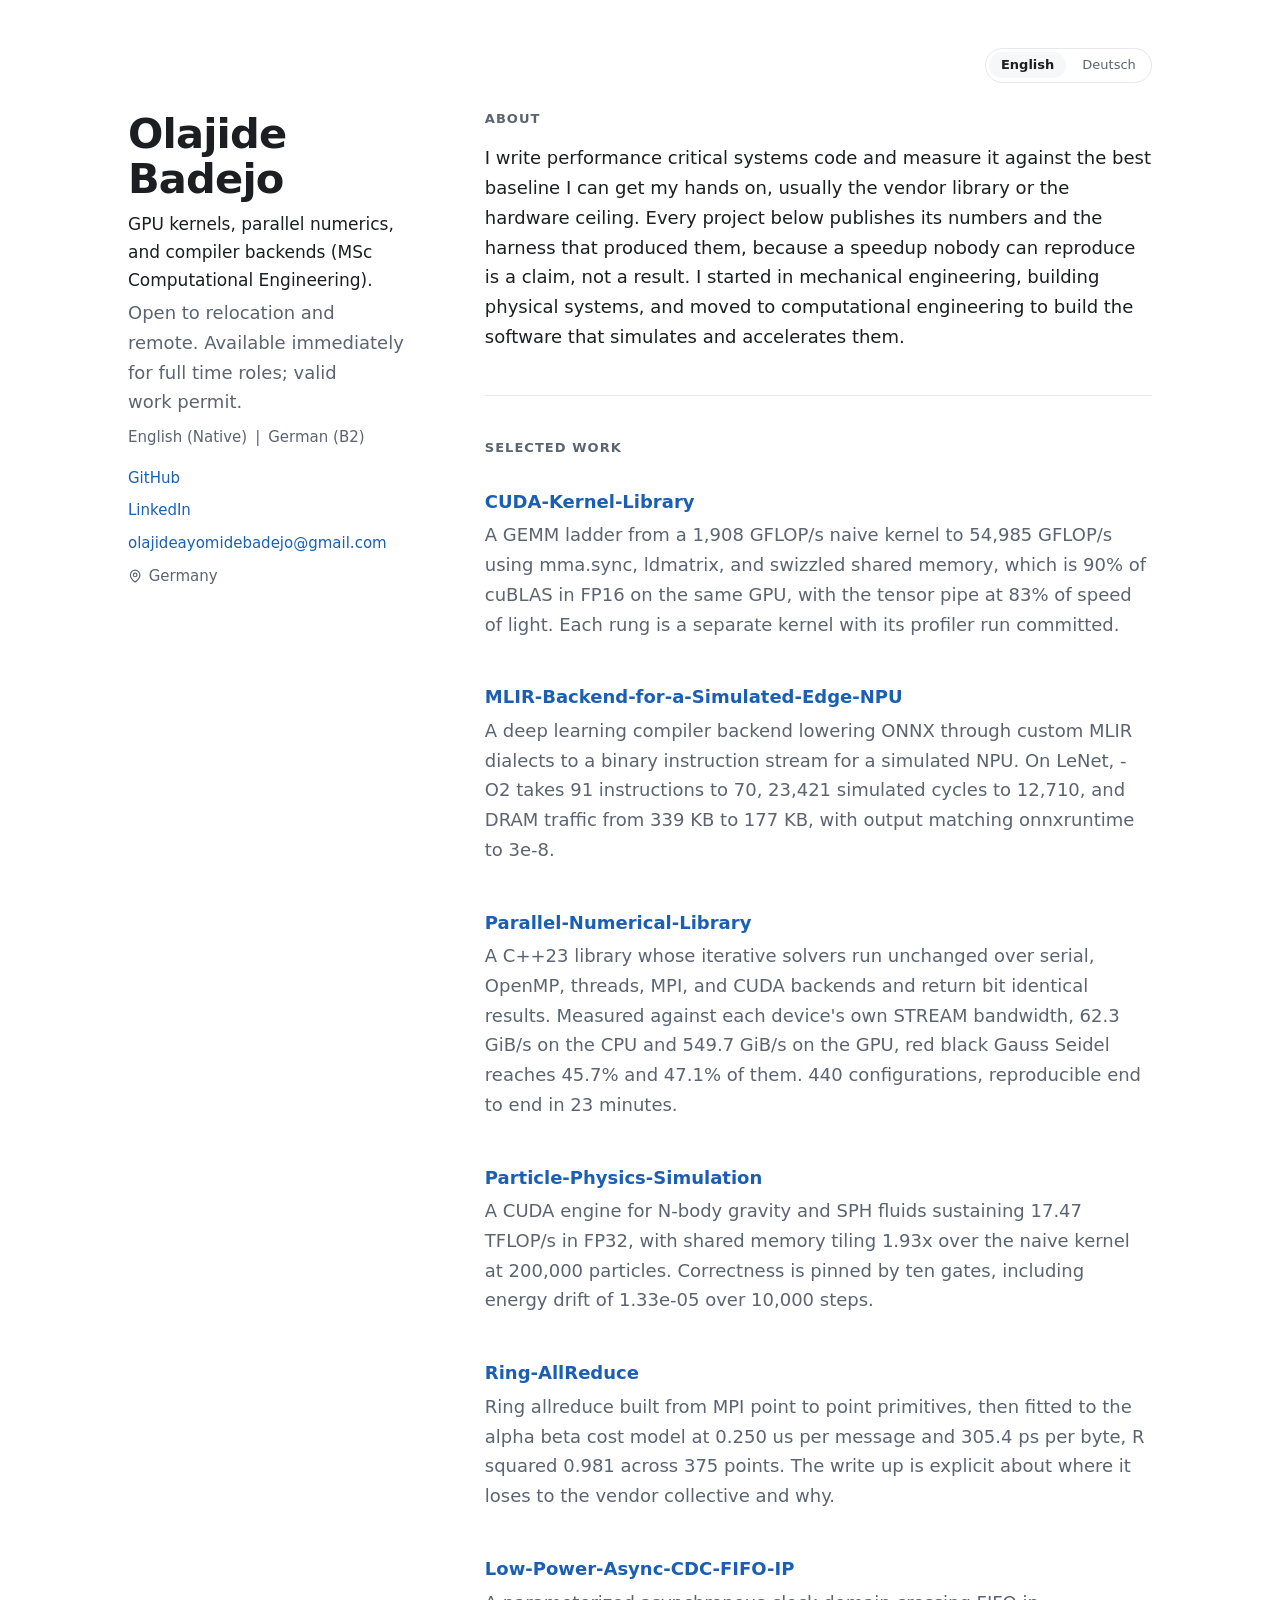
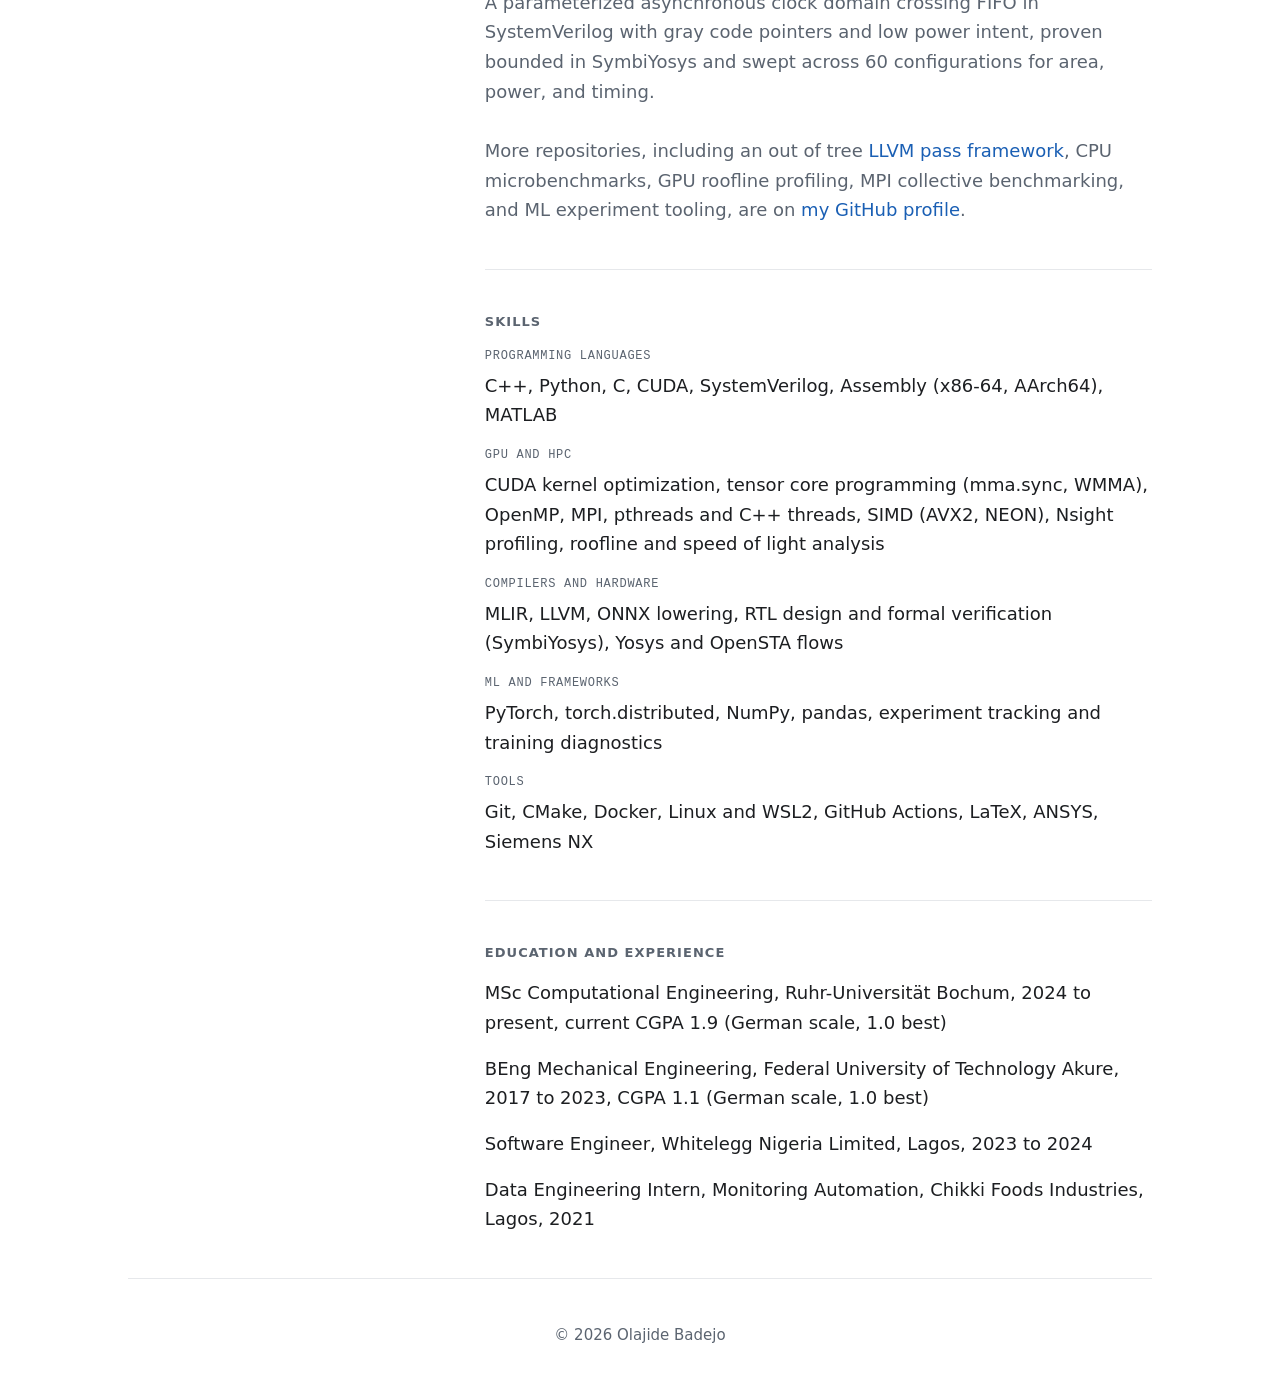
<file: index.html>
<!doctype html>
<html lang="en">
<head>
  <meta charset="utf-8">
  <meta name="viewport" content="width=device-width, initial-scale=1">
  <meta name="color-scheme" content="light dark">
  <title>Olajide Badejo | GPU, HPC, and compiler engineering</title>
  <meta name="description" content="I write performance critical systems code and publish the measurements. CUDA kernels at 90% of cuBLAS, an MLIR backend, parallel solvers across five backends. MSc Computational Engineering at Ruhr-Universität Bochum.">
  <link rel="canonical" href="https://olajide-badejo.github.io/">
  <link rel="alternate" hreflang="en" href="https://olajide-badejo.github.io/">
  <link rel="alternate" hreflang="de" href="https://olajide-badejo.github.io/de.html">
  <link rel="alternate" hreflang="x-default" href="https://olajide-badejo.github.io/">
  <meta property="og:type" content="profile">
  <meta property="og:title" content="Olajide Badejo">
  <meta property="og:description" content="I write performance critical systems code and publish the measurements. CUDA kernels at 90% of cuBLAS, an MLIR backend, parallel solvers across five backends. MSc Computational Engineering at Ruhr-Universität Bochum.">
  <meta property="og:url" content="https://olajide-badejo.github.io/">
  <meta property="og:locale" content="en">
  <meta property="og:locale:alternate" content="de">
  <link rel="icon" href="favicon.svg" type="image/svg+xml">
  <link rel="stylesheet" href="style.css">
</head>
<body>
  <div class="page">

    <div class="topbar">
      <nav class="lang-switch" aria-label="Language">
        <span class="lang-current" aria-current="page">English</span>
        <a href="de.html" lang="de" hreflang="de">Deutsch</a>
      </nav>
    </div>

    <div class="layout">

      <header class="identity">
        <h1>Olajide Badejo</h1>
        <p class="role">GPU kernels, parallel numerics, and compiler backends (MSc Computational Engineering).</p>
        <p class="availability">Open to relocation and remote. Available immediately for full time roles; valid work permit.</p>
        <p class="languages">English (Native) <span aria-hidden="true">|</span> German (B2)</p>
        <nav class="identity-links" aria-label="Contact and profiles">
          <a href="https://github.com/Olajide-Badejo" target="_blank" rel="noopener">GitHub</a>
          <a href="https://www.linkedin.com/in/olajide-badejo" target="_blank" rel="noopener">LinkedIn</a>
          <a href="mailto:olajideayomidebadejo@gmail.com">olajideayomidebadejo@gmail.com</a>
        </nav>
        <p class="location">
          <svg class="pin" viewBox="0 0 24 24" aria-hidden="true" focusable="false">
            <path d="M20 10c0 6-8 12-8 12s-8-6-8-12a8 8 0 0 1 16 0z"></path>
            <circle cx="12" cy="10" r="3"></circle>
          </svg>
          Germany
        </p>
      </header>

      <main>

        <section class="about" aria-labelledby="about-heading">
          <h2 id="about-heading">About</h2>
          <p>I write performance critical systems code and measure it against the best baseline I can get my hands on, usually the vendor library or the hardware ceiling. Every project below publishes its numbers and the harness that produced them, because a speedup nobody can reproduce is a claim, not a result. I started in mechanical engineering, building physical systems, and moved to computational engineering to build the software that simulates and accelerates them.</p>
        </section>

        <section class="selected-work" aria-labelledby="work-heading">
          <h2 id="work-heading">Selected work</h2>
          <ul class="work-list">
            <li class="work-item">
              <a href="https://github.com/Olajide-Badejo/CUDA-Kernel-Library" target="_blank" rel="noopener">CUDA-Kernel-Library</a>
              <p>A GEMM ladder from a 1,908 GFLOP/s naive kernel to 54,985 GFLOP/s using mma.sync, ldmatrix, and swizzled shared memory, which is 90% of cuBLAS in FP16 on the same GPU, with the tensor pipe at 83% of speed of light. Each rung is a separate kernel with its profiler run committed.</p>
            </li>
            <li class="work-item">
              <a href="https://github.com/Olajide-Badejo/MLIR-Backend-for-a-Simulated-Edge-NPU" target="_blank" rel="noopener">MLIR-Backend-for-a-Simulated-Edge-NPU</a>
              <p>A deep learning compiler backend lowering ONNX through custom MLIR dialects to a binary instruction stream for a simulated NPU. On LeNet, -O2 takes 91 instructions to 70, 23,421 simulated cycles to 12,710, and DRAM traffic from 339 KB to 177 KB, with output matching onnxruntime to 3e-8.</p>
            </li>
            <li class="work-item">
              <a href="https://github.com/Olajide-Badejo/Parallel-Numerical-Library" target="_blank" rel="noopener">Parallel-Numerical-Library</a>
              <p>A C++23 library whose iterative solvers run unchanged over serial, OpenMP, threads, MPI, and CUDA backends and return bit identical results. Measured against each device's own STREAM bandwidth, 62.3 GiB/s on the CPU and 549.7 GiB/s on the GPU, red black Gauss Seidel reaches 45.7% and 47.1% of them. 440 configurations, reproducible end to end in 23 minutes.</p>
            </li>
            <li class="work-item">
              <a href="https://github.com/Olajide-Badejo/Particle-Physics-Simulation" target="_blank" rel="noopener">Particle-Physics-Simulation</a>
              <p>A CUDA engine for N-body gravity and SPH fluids sustaining 17.47 TFLOP/s in FP32, with shared memory tiling 1.93x over the naive kernel at 200,000 particles. Correctness is pinned by ten gates, including energy drift of 1.33e-05 over 10,000 steps.</p>
            </li>
            <li class="work-item">
              <a href="https://github.com/Olajide-Badejo/Ring-AllReduce" target="_blank" rel="noopener">Ring-AllReduce</a>
              <p>Ring allreduce built from MPI point to point primitives, then fitted to the alpha beta cost model at 0.250 us per message and 305.4 ps per byte, R squared 0.981 across 375 points. The write up is explicit about where it loses to the vendor collective and why.</p>
            </li>
            <li class="work-item">
              <a href="https://github.com/Olajide-Badejo/Low-Power-Async-CDC-FIFO-IP" target="_blank" rel="noopener">Low-Power-Async-CDC-FIFO-IP</a>
              <p>A parameterized asynchronous clock domain crossing FIFO in SystemVerilog with gray code pointers and low power intent, proven bounded in SymbiYosys and swept across 60 configurations for area, power, and timing.</p>
            </li>
          </ul>
          <p class="work-more">More repositories, including an out of tree <a href="https://github.com/Olajide-Badejo/LLVM-Optimization-Pass-Framework" target="_blank" rel="noopener">LLVM pass framework</a>, CPU microbenchmarks, GPU roofline profiling, MPI collective benchmarking, and ML experiment tooling, are on <a href="https://github.com/Olajide-Badejo?tab=repositories" target="_blank" rel="noopener">my GitHub profile</a>.</p>
        </section>

        <section class="skills" aria-labelledby="skills-heading">
          <h2 id="skills-heading">Skills</h2>
          <dl class="skill-groups">
            <div class="skill-group">
              <dt>Programming languages</dt>
              <dd>C++, Python, C, CUDA, SystemVerilog, Assembly (x86-64, AArch64), MATLAB</dd>
            </div>
            <div class="skill-group">
              <dt>GPU and HPC</dt>
              <dd>CUDA kernel optimization, tensor core programming (mma.sync, WMMA), OpenMP, MPI, pthreads and C++ threads, SIMD (AVX2, NEON), Nsight profiling, roofline and speed of light analysis</dd>
            </div>
            <div class="skill-group">
              <dt>Compilers and hardware</dt>
              <dd>MLIR, LLVM, ONNX lowering, RTL design and formal verification (SymbiYosys), Yosys and OpenSTA flows</dd>
            </div>
            <div class="skill-group">
              <dt>ML and frameworks</dt>
              <dd>PyTorch, torch.distributed, NumPy, pandas, experiment tracking and training diagnostics</dd>
            </div>
            <div class="skill-group">
              <dt>Tools</dt>
              <dd>Git, CMake, Docker, Linux and WSL2, GitHub Actions, LaTeX, ANSYS, Siemens NX</dd>
            </div>
          </dl>
        </section>

        <section class="history" aria-labelledby="history-heading">
          <h2 id="history-heading">Education and experience</h2>
          <ul class="history-list">
            <li>MSc Computational Engineering, Ruhr-Universität Bochum, 2024 to present, current CGPA 1.9 (German scale, 1.0 best)</li>
            <li>BEng Mechanical Engineering, Federal University of Technology Akure, 2017 to 2023, CGPA 1.1 (German scale, 1.0 best)</li>
            <li>Software Engineer, Whitelegg Nigeria Limited, Lagos, 2023 to 2024</li>
            <li>Data Engineering Intern, Monitoring Automation, Chikki Foods Industries, Lagos, 2021</li>
          </ul>
        </section>

        <!--
        <section class="recognition" aria-labelledby="recognition-heading">
          <h2 id="recognition-heading">Recognition</h2>
          Section intentionally reserved; add awards, talks, or publications here
          when there is one worth a recruiter's time.
        </section>
        -->

      </main>

    </div>

    <footer>
      <p class="copyright"><small>&copy; 2026 Olajide Badejo</small></p>
    </footer>

  </div>
</body>
</html>
</file>
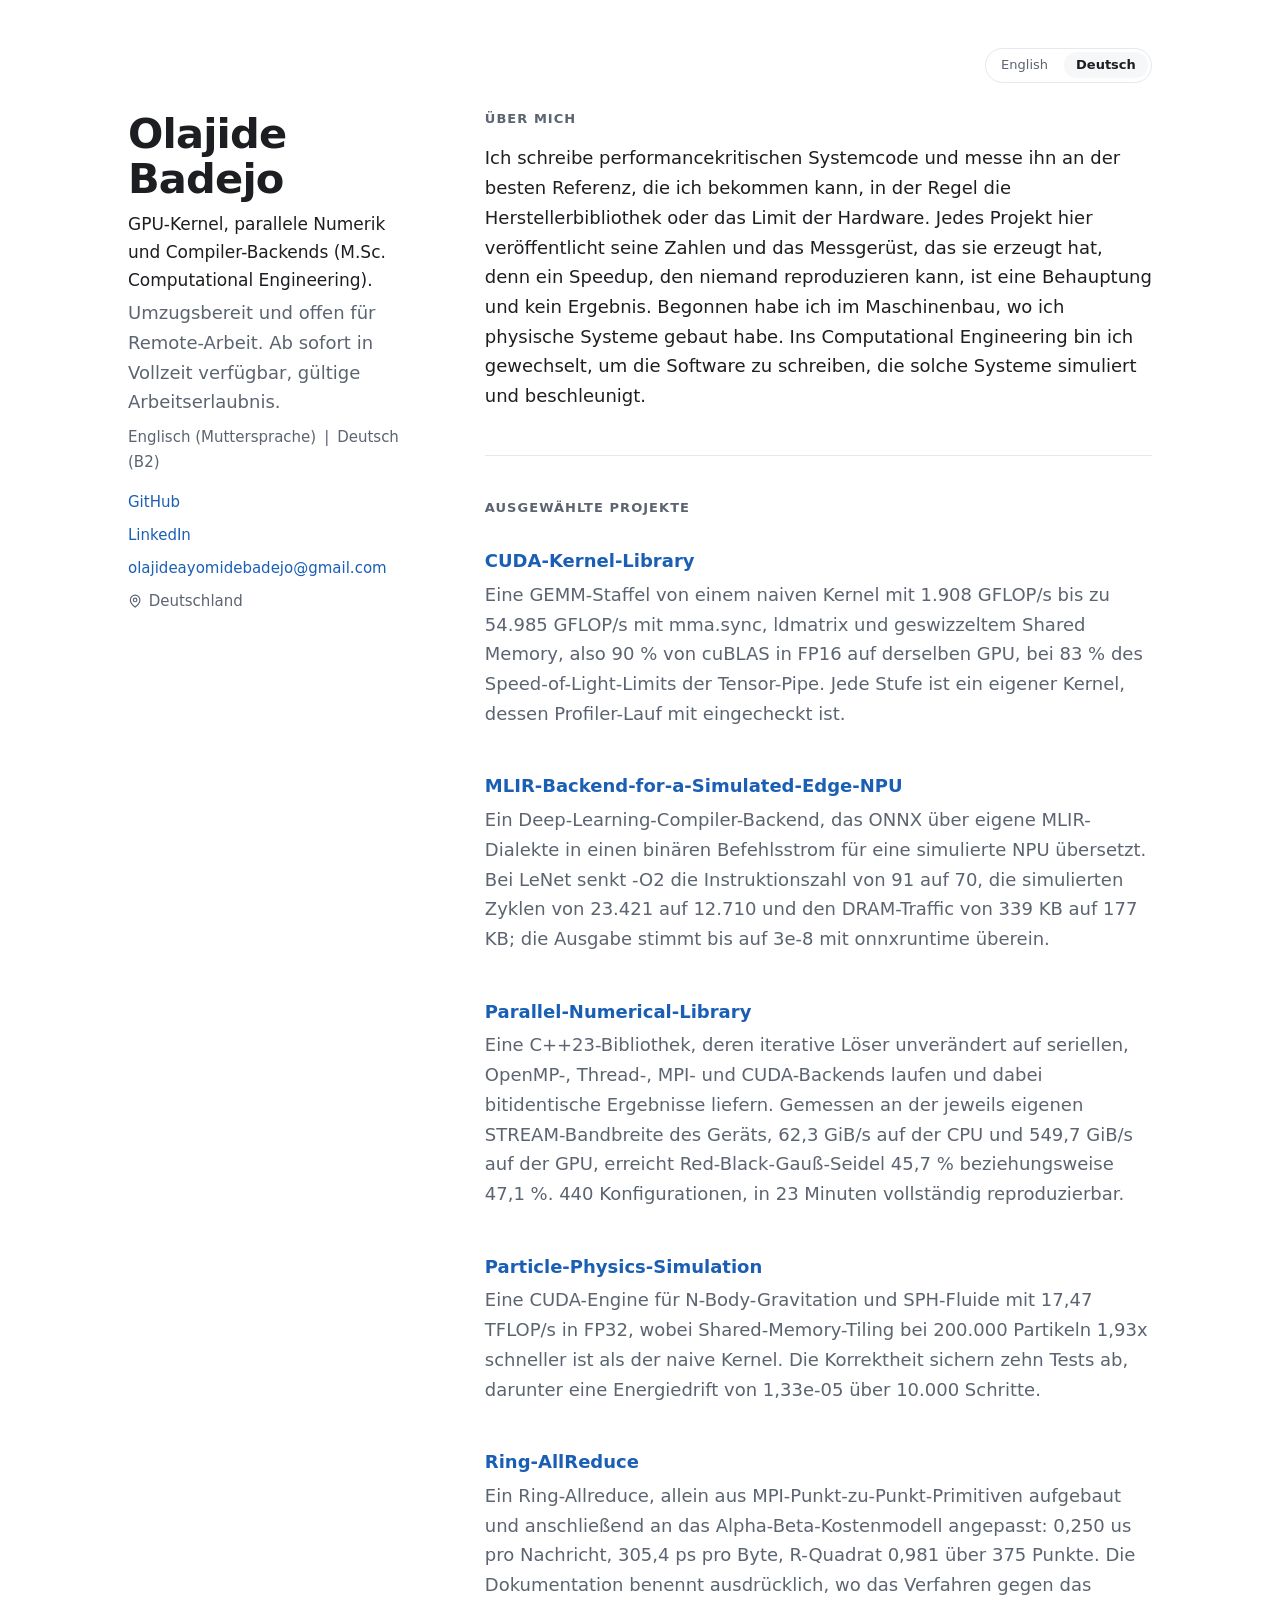
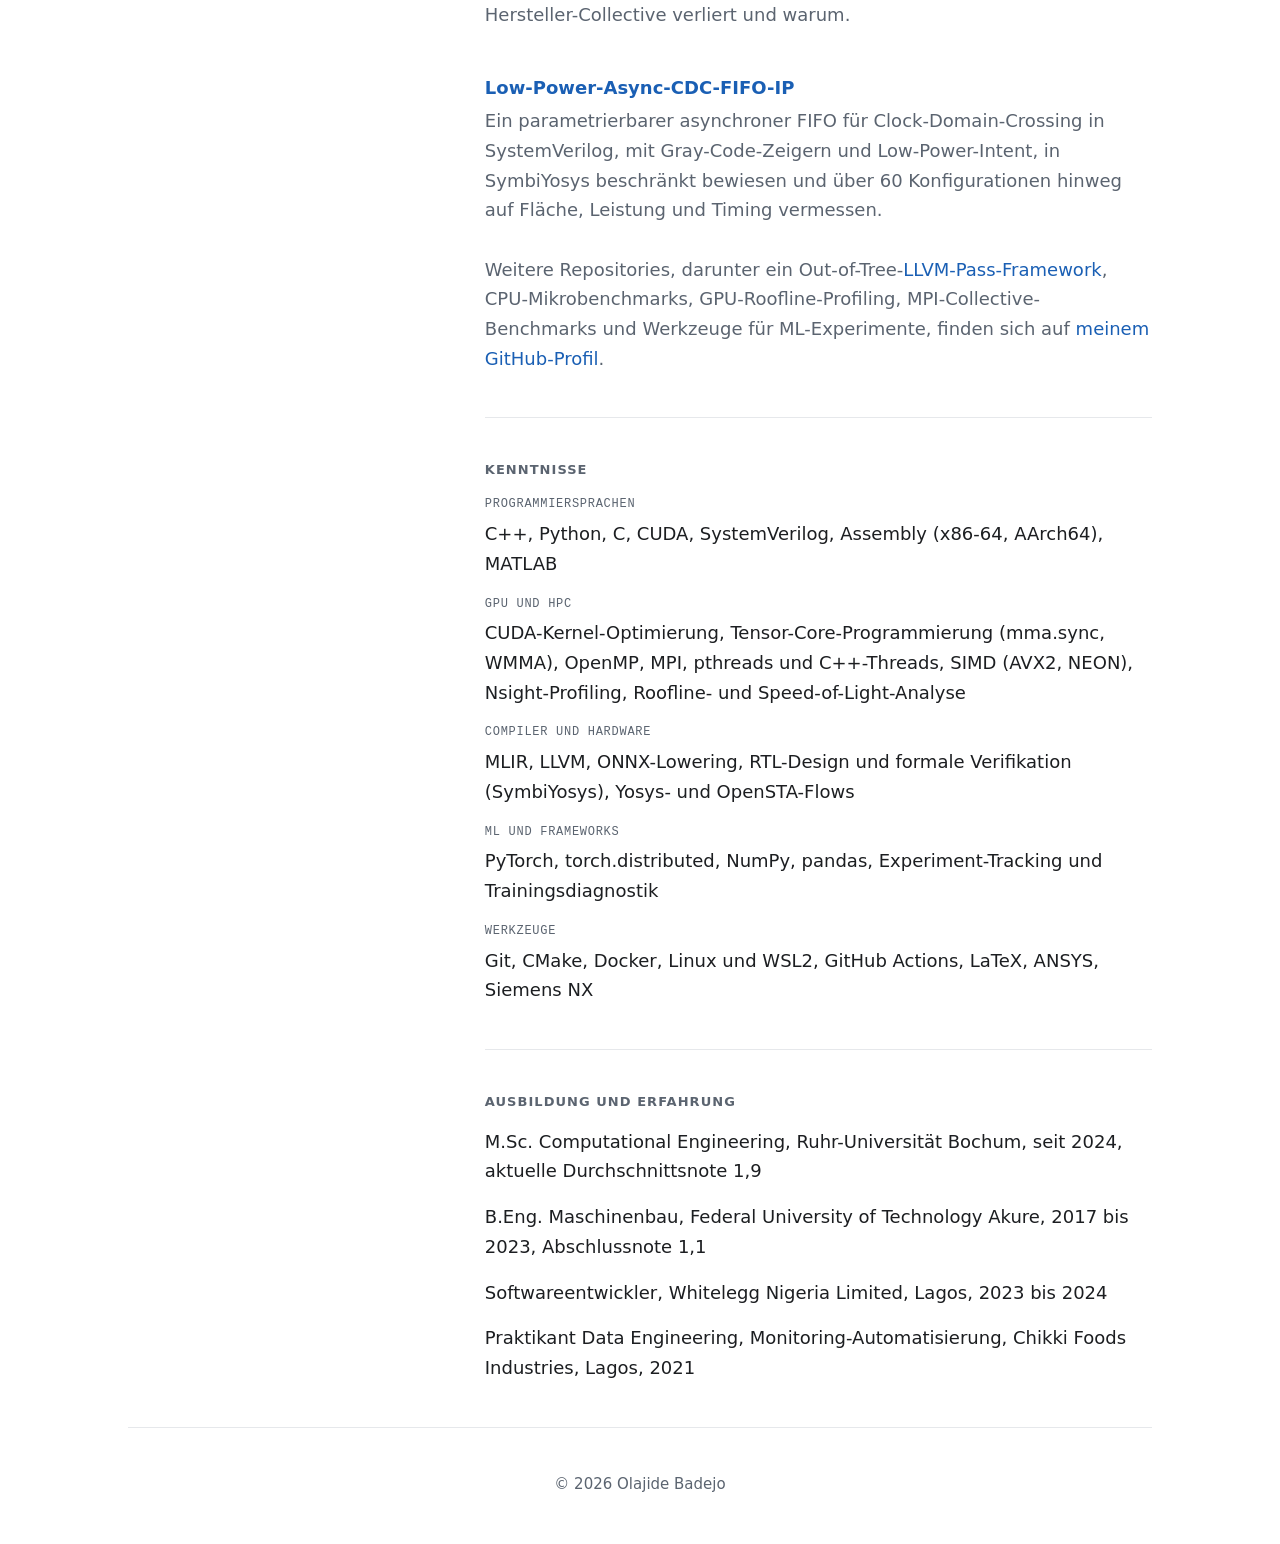
<file: de.html>
<!doctype html>
<html lang="de">
<head>
  <meta charset="utf-8">
  <meta name="viewport" content="width=device-width, initial-scale=1">
  <meta name="color-scheme" content="light dark">
  <title>Olajide Badejo | GPU, HPC und Compilerbau</title>
  <meta name="description" content="Ich schreibe performancekritischen Systemcode und veröffentliche die Messungen. CUDA-Kernel bei 90 % von cuBLAS, ein MLIR-Backend, parallele Löser über fünf Backends. M.Sc. Computational Engineering an der Ruhr-Universität Bochum.">
  <link rel="canonical" href="https://olajide-badejo.github.io/de.html">
  <link rel="alternate" hreflang="en" href="https://olajide-badejo.github.io/">
  <link rel="alternate" hreflang="de" href="https://olajide-badejo.github.io/de.html">
  <link rel="alternate" hreflang="x-default" href="https://olajide-badejo.github.io/">
  <meta property="og:type" content="profile">
  <meta property="og:title" content="Olajide Badejo">
  <meta property="og:description" content="Ich schreibe performancekritischen Systemcode und veröffentliche die Messungen. CUDA-Kernel bei 90 % von cuBLAS, ein MLIR-Backend, parallele Löser über fünf Backends. M.Sc. Computational Engineering an der Ruhr-Universität Bochum.">
  <meta property="og:url" content="https://olajide-badejo.github.io/de.html">
  <meta property="og:locale" content="de">
  <meta property="og:locale:alternate" content="en">
  <link rel="icon" href="favicon.svg" type="image/svg+xml">
  <link rel="stylesheet" href="style.css">
</head>
<body>
  <div class="page">

    <div class="topbar">
      <nav class="lang-switch" aria-label="Sprache">
        <a href="index.html" lang="en" hreflang="en">English</a>
        <span class="lang-current" aria-current="page">Deutsch</span>
      </nav>
    </div>

    <div class="layout">

      <header class="identity">
        <h1>Olajide Badejo</h1>
        <p class="role">GPU-Kernel, parallele Numerik und Compiler-Backends (M.Sc. Computational Engineering).</p>
        <p class="availability">Umzugsbereit und offen für Remote-Arbeit. Ab sofort in Vollzeit verfügbar, gültige Arbeitserlaubnis.</p>
        <p class="languages">Englisch (Muttersprache) <span aria-hidden="true">|</span> Deutsch (B2)</p>
        <nav class="identity-links" aria-label="Kontakt und Profile">
          <a href="https://github.com/Olajide-Badejo" target="_blank" rel="noopener">GitHub</a>
          <a href="https://www.linkedin.com/in/olajide-badejo" target="_blank" rel="noopener">LinkedIn</a>
          <a href="mailto:olajideayomidebadejo@gmail.com">olajideayomidebadejo@gmail.com</a>
        </nav>
        <p class="location">
          <svg class="pin" viewBox="0 0 24 24" aria-hidden="true" focusable="false">
            <path d="M20 10c0 6-8 12-8 12s-8-6-8-12a8 8 0 0 1 16 0z"></path>
            <circle cx="12" cy="10" r="3"></circle>
          </svg>
          Deutschland
        </p>
      </header>

      <main>

        <section class="about" aria-labelledby="about-heading">
          <h2 id="about-heading">Über mich</h2>
          <p>Ich schreibe performancekritischen Systemcode und messe ihn an der besten Referenz, die ich bekommen kann, in der Regel die Herstellerbibliothek oder das Limit der Hardware. Jedes Projekt hier veröffentlicht seine Zahlen und das Messgerüst, das sie erzeugt hat, denn ein Speedup, den niemand reproduzieren kann, ist eine Behauptung und kein Ergebnis. Begonnen habe ich im Maschinenbau, wo ich physische Systeme gebaut habe. Ins Computational Engineering bin ich gewechselt, um die Software zu schreiben, die solche Systeme simuliert und beschleunigt.</p>
        </section>

        <section class="selected-work" aria-labelledby="work-heading">
          <h2 id="work-heading">Ausgewählte Projekte</h2>
          <ul class="work-list">
            <li class="work-item">
              <a href="https://github.com/Olajide-Badejo/CUDA-Kernel-Library" target="_blank" rel="noopener">CUDA-Kernel-Library</a>
              <p>Eine GEMM-Staffel von einem naiven Kernel mit 1.908 GFLOP/s bis zu 54.985 GFLOP/s mit mma.sync, ldmatrix und geswizzeltem Shared Memory, also 90 % von cuBLAS in FP16 auf derselben GPU, bei 83 % des Speed-of-Light-Limits der Tensor-Pipe. Jede Stufe ist ein eigener Kernel, dessen Profiler-Lauf mit eingecheckt ist.</p>
            </li>
            <li class="work-item">
              <a href="https://github.com/Olajide-Badejo/MLIR-Backend-for-a-Simulated-Edge-NPU" target="_blank" rel="noopener">MLIR-Backend-for-a-Simulated-Edge-NPU</a>
              <p>Ein Deep-Learning-Compiler-Backend, das ONNX über eigene MLIR-Dialekte in einen binären Befehlsstrom für eine simulierte NPU übersetzt. Bei LeNet senkt -O2 die Instruktionszahl von 91 auf 70, die simulierten Zyklen von 23.421 auf 12.710 und den DRAM-Traffic von 339 KB auf 177 KB; die Ausgabe stimmt bis auf 3e-8 mit onnxruntime überein.</p>
            </li>
            <li class="work-item">
              <a href="https://github.com/Olajide-Badejo/Parallel-Numerical-Library" target="_blank" rel="noopener">Parallel-Numerical-Library</a>
              <p>Eine C++23-Bibliothek, deren iterative Löser unverändert auf seriellen, OpenMP-, Thread-, MPI- und CUDA-Backends laufen und dabei bitidentische Ergebnisse liefern. Gemessen an der jeweils eigenen STREAM-Bandbreite des Geräts, 62,3 GiB/s auf der CPU und 549,7 GiB/s auf der GPU, erreicht Red-Black-Gauß-Seidel 45,7 % beziehungsweise 47,1 %. 440 Konfigurationen, in 23 Minuten vollständig reproduzierbar.</p>
            </li>
            <li class="work-item">
              <a href="https://github.com/Olajide-Badejo/Particle-Physics-Simulation" target="_blank" rel="noopener">Particle-Physics-Simulation</a>
              <p>Eine CUDA-Engine für N-Body-Gravitation und SPH-Fluide mit 17,47 TFLOP/s in FP32, wobei Shared-Memory-Tiling bei 200.000 Partikeln 1,93x schneller ist als der naive Kernel. Die Korrektheit sichern zehn Tests ab, darunter eine Energiedrift von 1,33e-05 über 10.000 Schritte.</p>
            </li>
            <li class="work-item">
              <a href="https://github.com/Olajide-Badejo/Ring-AllReduce" target="_blank" rel="noopener">Ring-AllReduce</a>
              <p>Ein Ring-Allreduce, allein aus MPI-Punkt-zu-Punkt-Primitiven aufgebaut und anschließend an das Alpha-Beta-Kostenmodell angepasst: 0,250 us pro Nachricht, 305,4 ps pro Byte, R-Quadrat 0,981 über 375 Punkte. Die Dokumentation benennt ausdrücklich, wo das Verfahren gegen das Hersteller-Collective verliert und warum.</p>
            </li>
            <li class="work-item">
              <a href="https://github.com/Olajide-Badejo/Low-Power-Async-CDC-FIFO-IP" target="_blank" rel="noopener">Low-Power-Async-CDC-FIFO-IP</a>
              <p>Ein parametrierbarer asynchroner FIFO für Clock-Domain-Crossing in SystemVerilog, mit Gray-Code-Zeigern und Low-Power-Intent, in SymbiYosys beschränkt bewiesen und über 60 Konfigurationen hinweg auf Fläche, Leistung und Timing vermessen.</p>
            </li>
          </ul>
          <p class="work-more">Weitere Repositories, darunter ein Out-of-Tree-<a href="https://github.com/Olajide-Badejo/LLVM-Optimization-Pass-Framework" target="_blank" rel="noopener">LLVM-Pass-Framework</a>, CPU-Mikrobenchmarks, GPU-Roofline-Profiling, MPI-Collective-Benchmarks und Werkzeuge für ML-Experimente, finden sich auf <a href="https://github.com/Olajide-Badejo?tab=repositories" target="_blank" rel="noopener">meinem GitHub-Profil</a>.</p>
        </section>

        <section class="skills" aria-labelledby="skills-heading">
          <h2 id="skills-heading">Kenntnisse</h2>
          <dl class="skill-groups">
            <div class="skill-group">
              <dt>Programmiersprachen</dt>
              <dd>C++, Python, C, CUDA, SystemVerilog, Assembly (x86-64, AArch64), MATLAB</dd>
            </div>
            <div class="skill-group">
              <dt>GPU und HPC</dt>
              <dd>CUDA-Kernel-Optimierung, Tensor-Core-Programmierung (mma.sync, WMMA), OpenMP, MPI, pthreads und C++-Threads, SIMD (AVX2, NEON), Nsight-Profiling, Roofline- und Speed-of-Light-Analyse</dd>
            </div>
            <div class="skill-group">
              <dt>Compiler und Hardware</dt>
              <dd>MLIR, LLVM, ONNX-Lowering, RTL-Design und formale Verifikation (SymbiYosys), Yosys- und OpenSTA-Flows</dd>
            </div>
            <div class="skill-group">
              <dt>ML und Frameworks</dt>
              <dd>PyTorch, torch.distributed, NumPy, pandas, Experiment-Tracking und Trainingsdiagnostik</dd>
            </div>
            <div class="skill-group">
              <dt>Werkzeuge</dt>
              <dd>Git, CMake, Docker, Linux und WSL2, GitHub Actions, LaTeX, ANSYS, Siemens NX</dd>
            </div>
          </dl>
        </section>

        <section class="history" aria-labelledby="history-heading">
          <h2 id="history-heading">Ausbildung und Erfahrung</h2>
          <ul class="history-list">
            <li>M.Sc. Computational Engineering, Ruhr-Universität Bochum, seit 2024, aktuelle Durchschnittsnote 1,9</li>
            <li>B.Eng. Maschinenbau, Federal University of Technology Akure, 2017 bis 2023, Abschlussnote 1,1</li>
            <li>Softwareentwickler, Whitelegg Nigeria Limited, Lagos, 2023 bis 2024</li>
            <li>Praktikant Data Engineering, Monitoring-Automatisierung, Chikki Foods Industries, Lagos, 2021</li>
          </ul>
        </section>

        <!--
        <section class="recognition" aria-labelledby="recognition-heading">
          <h2 id="recognition-heading">Auszeichnungen</h2>
          Abschnitt bewusst reserviert; Auszeichnungen, Vorträge oder
          Publikationen hier ergänzen, sobald eine davon die Zeit eines
          Recruiters wert ist.
        </section>
        -->

      </main>

    </div>

    <footer>
      <p class="copyright"><small>&copy; 2026 Olajide Badejo</small></p>
    </footer>

  </div>
</body>
</html>
</file>
<file: style.css>
/* ---------------------------------------------------------------- tokens */

:root {
  --bg: #ffffff;
  --surface: #f5f7f9;
  --text: #1c1e21;
  --muted: #5b6470;
  --hairline: #e6e8eb;
  --accent: #1a5fb4;

  --font-sans: ui-sans-serif, system-ui, -apple-system, "Segoe UI", Roboto, sans-serif;
  --font-mono: ui-monospace, SFMono-Regular, Menlo, Consolas, "Liberation Mono", monospace;

  --measure: 42rem;
  --shell: 70rem;
  --rail: 17.5rem;
  --gutter: clamp(1.25rem, 4vw, 3rem);
  --space-xs: 0.25rem;
  --space-sm: 0.5rem;
  --space-md: 1rem;
  --space-lg: 1.75rem;
  --space-xl: 2.75rem;
}

@media (prefers-color-scheme: dark) {
  :root {
    --bg: #101418;
    --surface: #161b21;
    --text: #e6e9ec;
    --muted: #98a1ab;
    --hairline: #232a31;
    --accent: #6ca0e8;
  }
}

/* ------------------------------------------------------------------ base */

*,
*::before,
*::after {
  box-sizing: border-box;
}

html {
  -webkit-text-size-adjust: 100%;
}

body {
  margin: 0;
  background-color: var(--bg);
  color: var(--text);
  font-family: var(--font-sans);
  font-size: clamp(1rem, 0.95rem + 0.3vw, 1.125rem);
  line-height: 1.65;
  text-rendering: optimizeLegibility;
  transition: background-color 150ms linear, color 150ms linear;
}

p {
  margin: 0;
}

/* ---------------------------------------------------------------- layout */

.page {
  max-width: var(--shell);
  margin-inline: auto;
  padding: var(--gutter);
}

/* mobile first: one column, sections divided by hairlines */
main > section + section {
  margin-top: var(--space-xl);
  padding-top: var(--space-xl);
  border-top: 1px solid var(--hairline);
}

main,
footer {
  margin-top: var(--space-xl);
  padding-top: var(--space-xl);
  border-top: 1px solid var(--hairline);
}

/* -------------------------------------------------------- language switch */

.topbar {
  display: flex;
  justify-content: flex-end;
  margin-bottom: var(--space-lg);
}

.lang-switch {
  display: flex;
  align-items: center;
  gap: var(--space-xs);
  padding: 0.2rem;
  border: 1px solid var(--hairline);
  border-radius: 999px;
  font-size: 0.8125rem;
  line-height: 1.4;
}

.lang-switch > * {
  padding: 0.25rem 0.75rem;
  border-radius: 999px;
}

/* the active language is plain text, not a link */
.lang-current {
  background-color: var(--surface);
  color: var(--text);
  font-weight: 600;
}

.lang-switch a {
  color: var(--muted);
  text-decoration: none;
  transition: color 150ms linear, background-color 150ms linear;
}

.lang-switch a:hover,
.lang-switch a:focus-visible {
  color: var(--accent);
  background-color: var(--surface);
  text-decoration: none;
}

/* ------------------------------------------------------------- typography */

h1 {
  margin: 0 0 var(--space-sm);
  font-size: clamp(2rem, 1.6rem + 1.4vw, 2.6rem);
  font-weight: 650;
  line-height: 1.1;
  letter-spacing: -0.02em;
}

/* h2 reads as a quiet section label, not a competing headline */
h2 {
  margin: 0 0 var(--space-md);
  color: var(--muted);
  font-size: 0.8125rem;
  font-weight: 600;
  line-height: 1.3;
  letter-spacing: 0.08em;
  text-transform: uppercase;
}

a {
  color: var(--accent);
  text-decoration: none;
  transition: color 150ms linear;
}

a:hover,
a:focus-visible {
  text-decoration: underline;
  text-underline-offset: 0.15em;
}

:focus-visible {
  outline: 2px solid var(--accent);
  outline-offset: 3px;
  border-radius: 3px;
}

/* -------------------------------------------------------------- identity */

.identity .role {
  font-size: 1.0625rem;
}

.identity .availability {
  margin-top: var(--space-xs);
  color: var(--muted);
  text-wrap: pretty;
}

.identity .languages {
  margin-top: var(--space-sm);
  color: var(--muted);
  font-size: 0.9375rem;
}

.identity .languages span {
  padding-inline: 0.2rem;
}

.identity-links {
  display: flex;
  flex-wrap: wrap;
  gap: var(--space-sm) var(--space-md);
  margin-top: var(--space-md);
  font-size: 0.9375rem;
}

.identity-links a {
  overflow-wrap: anywhere;
}

/* sits directly under the email, closing the identity block */
.identity .location {
  display: flex;
  align-items: center;
  gap: 0.4rem;
  margin-top: var(--space-sm);
  color: var(--muted);
  font-size: 0.9375rem;
}

.pin {
  flex: none;
  width: 0.95em;
  height: 0.95em;
  fill: none;
  stroke: currentColor;
  stroke-width: 2;
  stroke-linecap: round;
  stroke-linejoin: round;
}

/* ---------------------------------------------------- selected work rows */

.about p,
.work-item > p,
.work-more {
  max-width: var(--measure);
  text-wrap: pretty;
}

.work-list {
  margin: 0;
  padding: 0;
  list-style: none;
}

.work-item {
  border-radius: 10px;
  transition: background-color 150ms linear;
}

.work-item + .work-item {
  margin-top: var(--space-lg);
}

/* project names are the only bold links on the page */
.work-item > a {
  font-weight: 600;
  overflow-wrap: anywhere;
}

.work-item > p {
  margin-top: var(--space-xs);
  color: var(--muted);
}

.work-more {
  margin-top: var(--space-lg);
  color: var(--muted);
}

/* ---------------------------------------------------------------- skills */

.skill-groups {
  margin: 0;
  max-width: var(--measure);
}

.skill-group + .skill-group {
  margin-top: var(--space-md);
}

.skill-group dt {
  color: var(--muted);
  font-family: var(--font-mono);
  font-size: 0.75rem;
  letter-spacing: 0.06em;
  text-transform: uppercase;
}

.skill-group dd {
  margin: var(--space-xs) 0 0;
}

/* ---------------------------------------- education and experience */

.history-list {
  margin: 0;
  padding: 0;
  max-width: var(--measure);
  list-style: none;
}

.history-list li + li {
  margin-top: var(--space-md);
}

/* ---------------------------------------------------------------- footer */

/* one centred line closing the page; the flex row went with the footer email */
footer {
  color: var(--muted);
  font-size: 0.9375rem;
  text-align: center;
}

/* <small> carries the legal small print semantics; the size is set here */
.copyright small {
  font-size: inherit;
}

/* -------------------------------------------- desktop: two column shell */

@media (min-width: 62rem) {
  .layout {
    display: grid;
    grid-template-columns: var(--rail) minmax(0, 1fr);
    gap: clamp(3rem, 6vw, 5.5rem);
    align-items: start;
  }

  /* the identity rail stays in view while the work scrolls past it */
  .identity {
    position: sticky;
    top: var(--gutter);
  }

  .identity-links {
    flex-direction: column;
    gap: var(--space-sm);
  }

  /* the rail already separates the columns, so main needs no top rule */
  main {
    margin-top: 0;
    padding-top: 0;
    border-top: 0;
  }

  /* hover affordance on work rows, bled into the column gutter */
  .work-list {
    margin-inline: -1rem;
  }

  .work-item {
    padding: 0.85rem 1rem;
  }

  .work-item + .work-item {
    margin-top: var(--space-md);
  }

  .work-item:hover {
    background-color: var(--surface);
  }

  .work-more {
    margin-top: var(--space-md);
  }
}

/* ------------------------------------------------------------ a11y prefs */

@media (prefers-reduced-motion: reduce) {
  body,
  a,
  .work-item,
  .lang-switch a {
    transition: none;
  }
}

/* ----------------------------------------------------------------- print */

@media print {
  :root {
    --bg: #ffffff;
    --surface: #ffffff;
    --text: #000000;
    --muted: #000000;
    --hairline: #bbbbbb;
    --accent: #000000;
  }

  body {
    font-size: 10.5pt;
    line-height: 1.45;
  }

  .page {
    max-width: none;
    padding: 0;
  }

  /* the switch is navigation, and navigation does not print */
  .topbar {
    display: none;
  }

  .layout {
    display: block;
  }

  .identity {
    position: static;
  }

  a,
  a:hover {
    text-decoration: none;
  }

  main,
  main > section + section,
  footer {
    margin-top: var(--space-lg);
    padding-top: var(--space-lg);
  }

  .work-list {
    margin-inline: 0;
  }

  .work-item,
  .skill-group,
  .history-list li {
    padding: 0;
    break-inside: avoid;
  }
}
</file>
